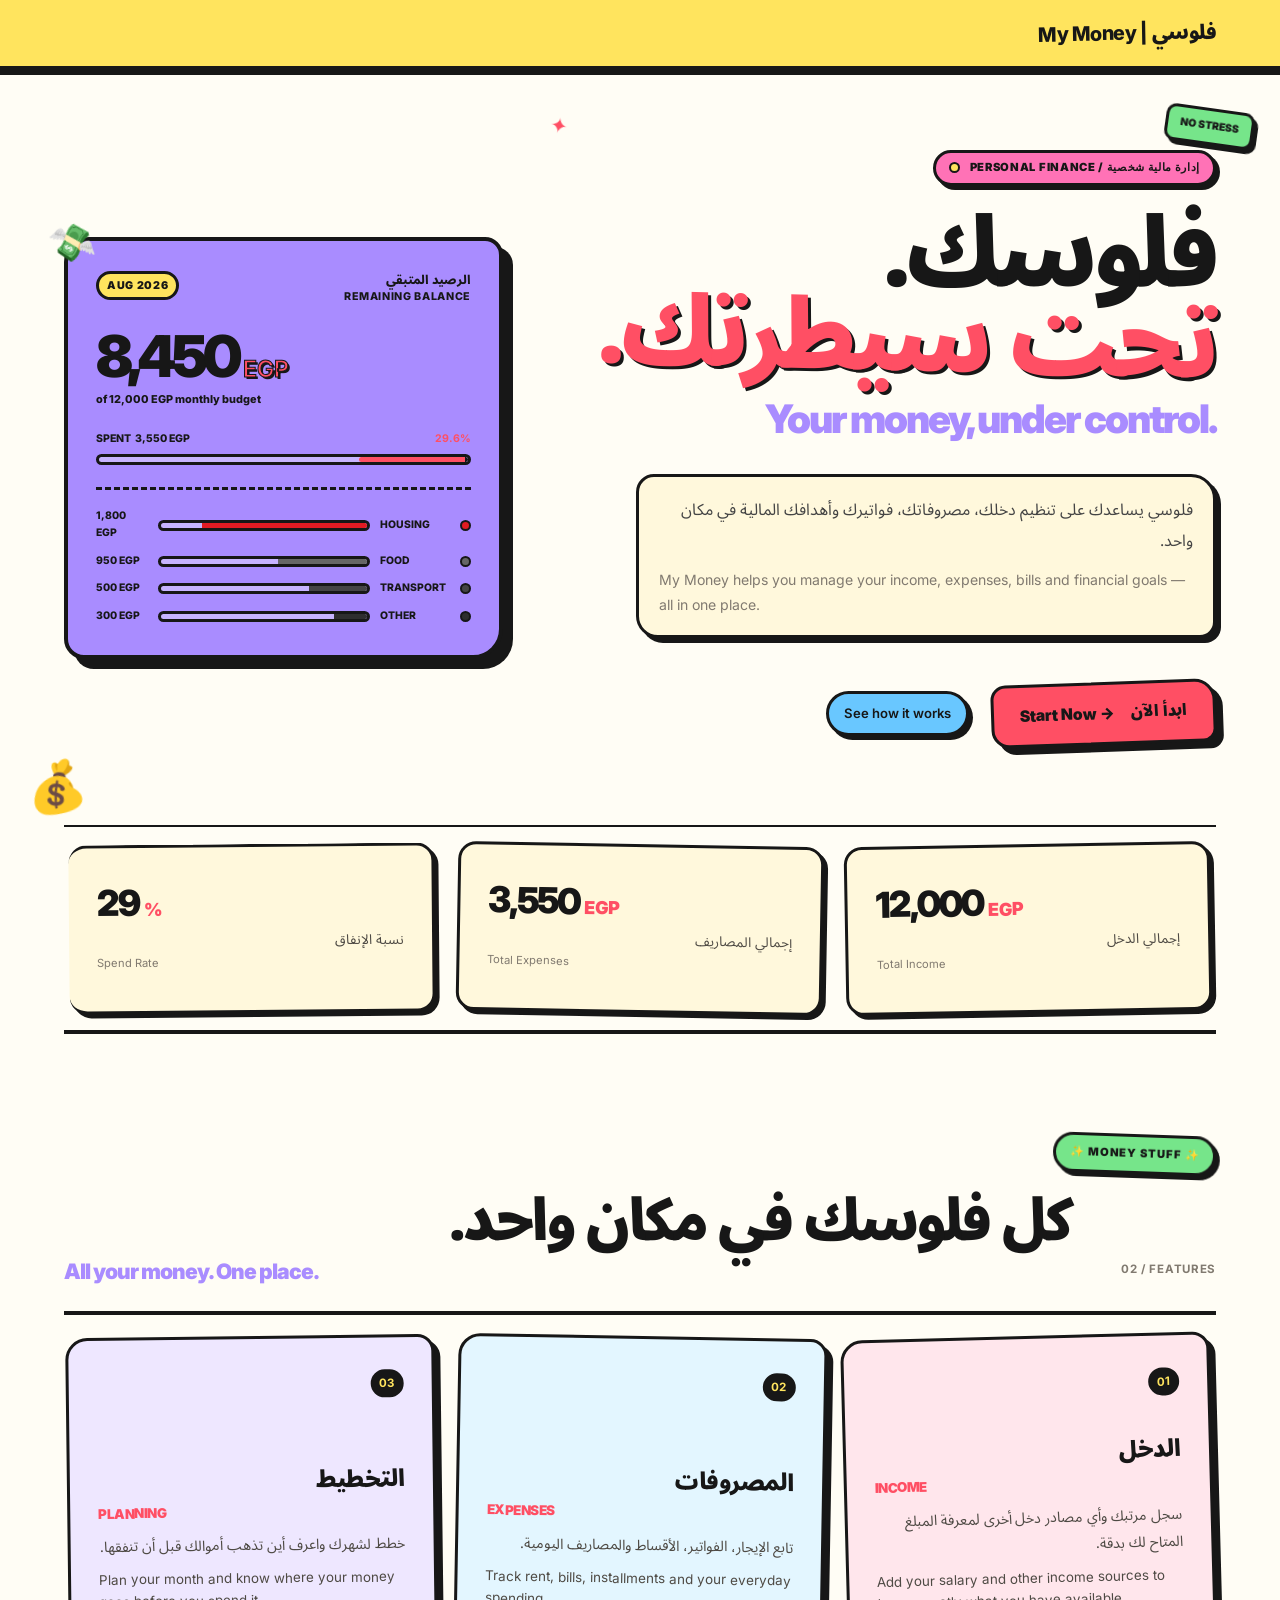
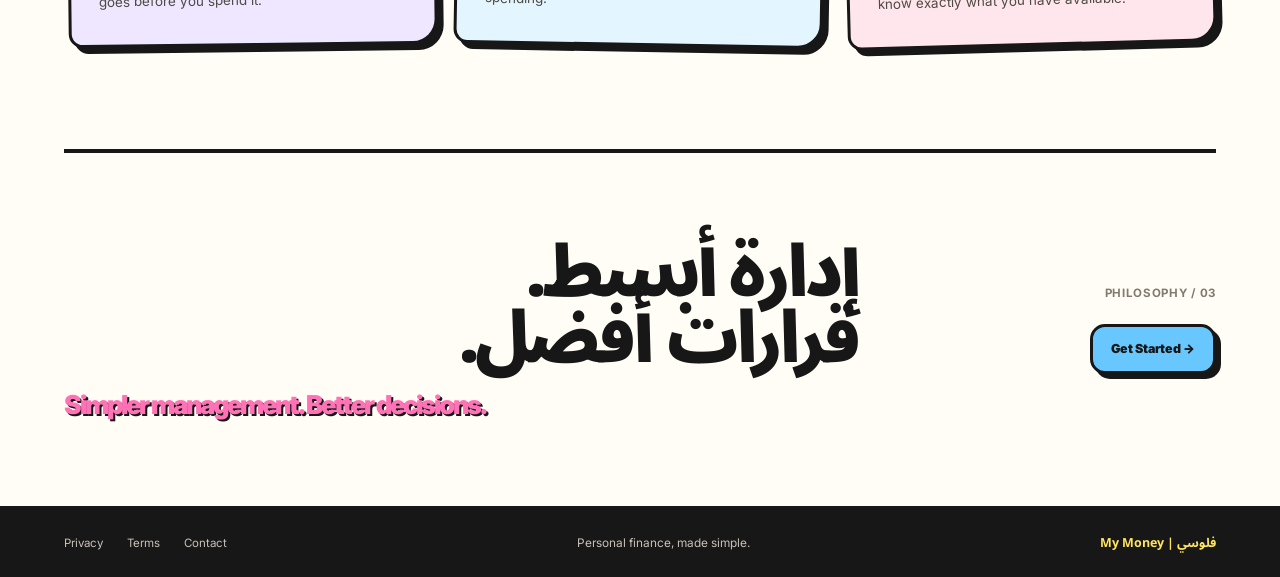
<file: Official_Web/index.html>
<!DOCTYPE html>
<html lang="ar" dir="rtl">

<head>
    <meta charset="UTF-8">
    <meta name="viewport" content="width=device-width, initial-scale=1.0">
    <title>فلوسي | My Money</title>

    <link rel="stylesheet" href="style.css">
</head>

<body>

    <!-- HEADER -->
    <header id="site-header">
        <h1 class="Brand_Name">فلوسي <span>| My Money</span></h1>
        <div class="Brand_Mark">ف</div>
    </header>


    <main>

        <!-- HERO -->
        <section class="Hero">

            <div class="Hero_Content">

                <div class="Eyebrow">PERSONAL FINANCE / إدارة مالية شخصية</div>

                <h2>
                    فلوسك.
                    <br>
                    <span class="Red">تحت سيطرتك.</span>
                    <span class="English">Your money, under control.</span>
                </h2>

                <p class="Hero_Text">
                    فلوسي يساعدك على تنظيم دخلك، مصروفاتك،
                    فواتيرك وأهدافك المالية في مكان واحد.
                    <span class="EN">
                        My Money helps you manage your income, expenses,
                        bills and financial goals — all in one place.
                    </span>
                </p>

                <div class="CTA_Wrap">
                    <a href="#" class="CTA">
                        ابدأ الآن
                        <span>Start Now →</span>
                    </a>
                    <a href="#" class="CTA_Ghost">See how it works</a>
                </div>

            </div>

            <!-- DASHBOARD CARD -->
            <div class="Money_Card">

                <div class="Card_Top">
                    <div class="Card_Label">
                        الرصيد المتبقي
                        <span>REMAINING BALANCE</span>
                    </div>
                    <div class="Card_Tag">AUG 2026</div>
                </div>

                <div>
                    <div class="Balance">
                        8,450 <span class="Currency">EGP</span>
                    </div>
                    <div class="Balance_Sub">of 12,000 EGP monthly budget</div>
                </div>

                <div class="Budget_Bar_Wrap">
                    <div class="Budget_Bar_Labels">
                        <span>SPENT &nbsp;3,550 EGP</span>
                        <span class="pct">29.6%</span>
                    </div>
                    <div class="Budget_Bar_Track">
                        <div class="Budget_Bar_Fill"></div>
                    </div>
                </div>

                <div class="Categories">

                    <div class="Cat_Row">
                        <div class="Cat_Dot" style="background:#e21b23;"></div>
                        <div class="Cat_Name">HOUSING</div>
                        <div class="Cat_Track">
                            <div class="Cat_Fill" style="background:#e21b23; --w:80%;"></div>
                        </div>
                        <div class="Cat_Amount">1,800 EGP</div>
                    </div>

                    <div class="Cat_Row">
                        <div class="Cat_Dot" style="background:#666;"></div>
                        <div class="Cat_Name">FOOD</div>
                        <div class="Cat_Track">
                            <div class="Cat_Fill" style="background:#666; --w:43%;"></div>
                        </div>
                        <div class="Cat_Amount">950 EGP</div>
                    </div>

                    <div class="Cat_Row">
                        <div class="Cat_Dot" style="background:#444;"></div>
                        <div class="Cat_Name">TRANSPORT</div>
                        <div class="Cat_Track">
                            <div class="Cat_Fill" style="background:#444; --w:28%;"></div>
                        </div>
                        <div class="Cat_Amount">500 EGP</div>
                    </div>

                    <div class="Cat_Row">
                        <div class="Cat_Dot" style="background:#2e2e2e;"></div>
                        <div class="Cat_Name">OTHER</div>
                        <div class="Cat_Track">
                            <div class="Cat_Fill" style="background:#2e2e2e; --w:16%;"></div>
                        </div>
                        <div class="Cat_Amount">300 EGP</div>
                    </div>

                </div>

            </div>

        </section>


        <!-- STATS STRIP -->
        <div class="Stats_Strip">

            <div class="Stat">
                <div class="Stat_Value">
                    <span class="js-counter" data-target="12000">12,000</span>
                    <span class="unit"> EGP</span>
                </div>
                <div class="Stat_Label">
                    إجمالي الدخل
                    <span class="en">Total Income</span>
                </div>
            </div>

            <div class="Stat">
                <div class="Stat_Value">
                    <span class="js-counter" data-target="3550">3,550</span>
                    <span class="unit"> EGP</span>
                </div>
                <div class="Stat_Label">
                    إجمالي المصاريف
                    <span class="en">Total Expenses</span>
                </div>
            </div>

            <div class="Stat">
                <div class="Stat_Value">
                    <span class="js-counter" data-target="29">29</span>
                    <span class="unit">%</span>
                </div>
                <div class="Stat_Label">
                    نسبة الإنفاق
                    <span class="en">Spend Rate</span>
                </div>
            </div>

        </div>


        <!-- FEATURES -->
        <section class="Features">

            <div class="Section_Title">
                <div class="Section_Number">02 / FEATURES</div>
                <h3>
                    كل فلوسك في مكان واحد.
                    <span class="English">All your money. One place.</span>
                </h3>
            </div>

            <div class="Feature_Grid">

                <article class="Feature">
                    <span class="Feature_Number">01</span>
                    <div>
                        <h4>الدخل <span class="English">INCOME</span></h4>
                        <p>
                            سجل مرتبك وأي مصادر دخل أخرى
                            لمعرفة المبلغ المتاح لك بدقة.
                            <span class="English">
                                Add your salary and other income sources
                                to know exactly what you have available.
                            </span>
                        </p>
                    </div>
                </article>

                <article class="Feature">
                    <span class="Feature_Number">02</span>
                    <div>
                        <h4>المصروفات <span class="English">EXPENSES</span></h4>
                        <p>
                            تابع الإيجار، الفواتير، الأقساط
                            والمصاريف اليومية.
                            <span class="English">
                                Track rent, bills, installments
                                and your everyday spending.
                            </span>
                        </p>
                    </div>
                </article>

                <article class="Feature">
                    <span class="Feature_Number">03</span>
                    <div>
                        <h4>التخطيط <span class="English">PLANNING</span></h4>
                        <p>
                            خطط لشهرك واعرف أين تذهب
                            أموالك قبل أن تنفقها.
                            <span class="English">
                                Plan your month and know where
                                your money goes before you spend it.
                            </span>
                        </p>
                    </div>
                </article>

            </div>

        </section>


        <!-- STATEMENT -->
        <section class="Statement">

            <div class="Statement_Side">
                <div class="Statement_Number">03 / PHILOSOPHY</div>
                <a href="#" class="Statement_CTA">Get Started →</a>
            </div>

            <h3>
                إدارة أبسط.
                <br>
                قرارات أفضل.
                <span class="English">Simpler management. Better decisions.</span>
            </h3>

        </section>

    </main>


    <!-- FOOTER -->
    <footer>
        <span class="Footer_Brand">فلوسي | My Money</span>
        <span class="Footer_Tagline">Personal finance, made simple.</span>
        <nav class="Footer_Links">
            <a href="#">Privacy</a>
            <a href="#">Terms</a>
            <a href="#">Contact</a>
        </nav>
    </footer>

    <script src="index.js"></script>

</body>
</html>
</file>
<file: Official_Web/style.css>
@import url('https://fonts.googleapis.com/css2?family=Inter:wght@400;500;600;700;800;900&family=Noto+Sans+Arabic:wght@400;500;600;700;800&display=swap');

        :root {
            --black:     #111111;
            --white:     #f7f7f5;
            --gray:      #d9d9d5;
            --mid:       #888;
            --dim:       #555;
            --red:       #e21b23;
        }

        * { margin: 0; padding: 0; box-sizing: border-box; }

        html { scroll-behavior: smooth; }

        body {
            background: var(--white);
            color: var(--black);
            font-family: "Noto Sans Arabic", "Inter", sans-serif;
            line-height: 1.6;
            overflow-x: hidden;
            opacity: 0;
            animation: pageFadeIn 0.5s 0.05s ease forwards;
        }

        @keyframes pageFadeIn { to { opacity: 1; } }

        @keyframes slideUp {
            from { opacity: 0; transform: translateY(22px); }
            to   { opacity: 1; transform: translateY(0); }
        }

        @keyframes slideLeft {
            from { opacity: 0; transform: translateX(22px); }
            to   { opacity: 1; transform: translateX(0); }
        }

        /* =====================
           HEADER
        ===================== */

        header {
            position: sticky;
            top: 0;
            z-index: 100;
            background: var(--white);
            min-height: 70px;
            padding: 0 5vw;
            border-bottom: 2px solid var(--black);
            display: flex;
            align-items: center;
            justify-content: space-between;
            transition: box-shadow 0.3s ease;
        }

        header.is-scrolled {
            box-shadow: 0 6px 40px rgba(0,0,0,0.07);
        }

        .Brand_Name {
            font-size: 1.25rem;
            font-weight: 800;
            letter-spacing: -0.5px;
        }

        .Brand_Name span {
            font-family: "Inter", sans-serif;
            font-weight: 500;
            color: var(--mid);
        }

        .Brand_Mark {
            width: 40px;
            height: 40px;
            background: var(--red);
            color: white;
            display: flex;
            align-items: center;
            justify-content: center;
            font-family: "Noto Sans Arabic", sans-serif;
            font-size: 1.1rem;
            font-weight: 800;
        }

        /* =====================
           MAIN
        ===================== */

        main {
            width: 90%;
            max-width: 1400px;
            margin: auto;
        }

        /* =====================
           HERO
        ===================== */

        .Hero {
            min-height: 80vh;
            display: grid;
            grid-template-columns: 1.45fr 1fr;
            gap: 6vw;
            align-items: center;
            border-bottom: 2px solid var(--black);
        }

        .Hero_Content {
            padding: 80px 0;
        }

        /* staggered entrance */
        .Hero_Content > * {
            opacity: 0;
            animation: slideUp 0.65s ease forwards;
        }
        .Eyebrow    { animation-delay: 0.15s; }
        .Hero h2    { animation-delay: 0.25s; }
        .Hero_Text  { animation-delay: 0.35s; }
        .CTA_Wrap   { animation-delay: 0.45s; }

        .Eyebrow {
            display: inline-flex;
            align-items: center;
            gap: 10px;
            border: 1.5px solid var(--black);
            padding: 6px 13px;
            margin-bottom: 28px;
            font-family: "Inter", sans-serif;
            font-size: 0.7rem;
            font-weight: 700;
            letter-spacing: 0.06em;
            direction: ltr;
            text-transform: uppercase;
        }

        .Eyebrow::before {
            content: "";
            width: 7px;
            height: 7px;
            background: var(--red);
            flex-shrink: 0;
        }

        .Hero h2 {
            font-size: clamp(3.4rem, 7.5vw, 7.5rem);
            line-height: 0.92;
            letter-spacing: -5px;
            font-weight: 800;
        }

        .Hero h2 .English {
            display: block;
            margin-top: 16px;
            font-family: "Inter", sans-serif;
            font-size: 0.41em;
            line-height: 1;
            letter-spacing: -2px;
            direction: ltr;
            text-align: right;
            color: var(--mid);
        }

        .Red { color: var(--red); }

        .Hero_Text {
            max-width: 580px;
            margin-top: 36px;
            font-size: 1rem;
            color: #444;
            line-height: 1.95;
        }

        .Hero_Text .EN {
            display: block;
            margin-top: 9px;
            font-family: "Inter", sans-serif;
            font-size: 0.88rem;
            line-height: 1.8;
            direction: ltr;
            color: var(--mid);
        }

        /* =====================
           CTA
        ===================== */

        .CTA_Wrap {
            display: flex;
            align-items: center;
            gap: 22px;
            margin-top: 44px;
            flex-wrap: wrap;
        }

        .CTA {
            display: inline-flex;
            align-items: center;
            gap: 16px;
            padding: 16px 26px;
            background: var(--black);
            color: white;
            text-decoration: none;
            font-weight: 700;
            font-size: 0.98rem;
            position: relative;
            overflow: hidden;
            transition: transform 0.2s ease;
        }

        .CTA::after {
            content: "";
            position: absolute;
            inset: 0;
            background: var(--red);
            transform: scaleX(0);
            transform-origin: left;
            transition: transform 0.3s cubic-bezier(0.4,0,0.2,1);
        }

        .CTA:hover::after  { transform: scaleX(1); }
        .CTA:hover         { transform: translateY(-2px); }

        .CTA > * { position: relative; z-index: 1; }

        .CTA span {
            font-family: "Inter", sans-serif;
            direction: ltr;
        }

        .CTA_Ghost {
            font-family: "Inter", sans-serif;
            font-size: 0.82rem;
            font-weight: 600;
            color: var(--dim);
            direction: ltr;
            text-decoration: none;
            border-bottom: 1px solid var(--gray);
            padding-bottom: 2px;
            transition: color 0.2s, border-color 0.2s;
        }

        .CTA_Ghost:hover { color: var(--black); border-color: var(--black); }

        /* =====================
           MONEY CARD
        ===================== */

        .Money_Card {
            background: var(--black);
            color: white;
            padding: 30px 28px;
            display: flex;
            flex-direction: column;
            gap: 22px;
            opacity: 0;
            animation: slideLeft 0.75s 0.55s ease forwards;
        }

        /* Card top row */
        .Card_Top {
            display: flex;
            justify-content: space-between;
            align-items: flex-start;
        }

        .Card_Label {
            font-size: 0.78rem;
            color: #777;
            line-height: 1.5;
        }

        .Card_Label span {
            display: block;
            font-family: "Inter", sans-serif;
            font-size: 0.67rem;
            letter-spacing: 0.06em;
            direction: ltr;
        }

        .Card_Tag {
            font-family: "Inter", sans-serif;
            font-size: 0.67rem;
            letter-spacing: 0.06em;
            color: #444;
            direction: ltr;
            border: 1px solid #2a2a2a;
            padding: 3px 8px;
        }

        /* Balance */
        .Balance {
            font-family: "Inter", sans-serif;
            font-size: clamp(2.6rem, 4.5vw, 4.2rem);
            font-weight: 800;
            letter-spacing: -4px;
            direction: ltr;
            line-height: 1;
        }

        .Balance .Currency {
            color: var(--red);
            font-size: 0.4em;
            letter-spacing: 0;
            font-weight: 600;
        }

        .Balance_Sub {
            font-family: "Inter", sans-serif;
            font-size: 0.68rem;
            color: #444;
            direction: ltr;
            margin-top: 6px;
        }

        /* Budget progress */
        .Budget_Bar_Wrap {
            display: flex;
            flex-direction: column;
            gap: 7px;
        }

        .Budget_Bar_Labels {
            display: flex;
            justify-content: space-between;
            font-family: "Inter", sans-serif;
            font-size: 0.66rem;
            color: #555;
            direction: ltr;
        }

        .Budget_Bar_Labels .pct { color: var(--red); font-weight: 700; }

        .Budget_Bar_Track {
            height: 2px;
            background: #1e1e1e;
            overflow: hidden;
        }

        .Budget_Bar_Fill {
            height: 100%;
            background: var(--red);
            width: 0;
            animation: budgetFill 1.1s 1s cubic-bezier(0.4,0,0.2,1) forwards;
        }

        @keyframes budgetFill { to { width: 29.6%; } }

        /* Category breakdown */
        .Categories {
            display: flex;
            flex-direction: column;
            gap: 11px;
            padding-top: 18px;
            border-top: 1px solid #1a1a1a;
        }

        .Cat_Row {
            display: flex;
            align-items: center;
            gap: 10px;
        }

        .Cat_Dot {
            width: 5px;
            height: 5px;
            border-radius: 50%;
            flex-shrink: 0;
        }

        .Cat_Name {
            font-family: "Inter", sans-serif;
            font-size: 0.65rem;
            color: #555;
            direction: ltr;
            width: 70px;
            flex-shrink: 0;
        }

        .Cat_Track {
            flex: 1;
            height: 2px;
            background: #1a1a1a;
            overflow: hidden;
        }

        .Cat_Fill {
            height: 100%;
            width: 0;
            animation: catFill 0.9s ease forwards;
        }

        .Cat_Row:nth-child(1) .Cat_Fill { animation-delay: 1.15s; }
        .Cat_Row:nth-child(2) .Cat_Fill { animation-delay: 1.28s; }
        .Cat_Row:nth-child(3) .Cat_Fill { animation-delay: 1.41s; }
        .Cat_Row:nth-child(4) .Cat_Fill { animation-delay: 1.54s; }

        @keyframes catFill { to { width: var(--w); } }

        .Cat_Amount {
            font-family: "Inter", sans-serif;
            font-size: 0.65rem;
            color: #444;
            direction: ltr;
            text-align: left;
            width: 52px;
            flex-shrink: 0;
        }

        /* =====================
           STATS STRIP
        ===================== */

        .Stats_Strip {
            display: grid;
            grid-template-columns: repeat(3, 1fr);
            border-bottom: 2px solid var(--black);
        }

        .Stat {
            padding: 38px 28px;
            border-left: 1px solid var(--gray);
        }

        .Stat:last-child { border-left: none; }

        .Stat_Value {
            font-family: "Inter", sans-serif;
            font-size: clamp(1.9rem, 2.8vw, 2.8rem);
            font-weight: 800;
            letter-spacing: -2px;
            direction: ltr;
            line-height: 1;
        }

        .Stat_Value .unit {
            color: var(--red);
            font-size: 0.5em;
            font-weight: 600;
            letter-spacing: 0;
        }

        .Stat_Label {
            margin-top: 9px;
            font-size: 0.85rem;
            color: var(--dim);
        }

        .Stat_Label .en {
            display: block;
            font-family: "Inter", sans-serif;
            font-size: 0.7rem;
            direction: ltr;
            color: var(--mid);
            margin-top: 2px;
        }

        /* =====================
           FEATURES
        ===================== */

        .Features {
            padding: 100px 0;
        }

        .Section_Title {
            display: grid;
            grid-template-columns: auto 1fr;
            align-items: end;
            gap: 50px;
            padding-bottom: 28px;
            border-bottom: 2px solid var(--black);
        }

        .Section_Number {
            font-family: "Inter", sans-serif;
            font-size: 0.72rem;
            font-weight: 700;
            color: var(--mid);
            direction: ltr;
            letter-spacing: 0.06em;
            padding-bottom: 4px;
        }

        .Section_Title h3 {
            font-size: clamp(2.2rem, 4.5vw, 4rem);
            line-height: 1;
            letter-spacing: -3px;
        }

        .Section_Title h3 .English {
            display: block;
            margin-top: 10px;
            font-family: "Inter", sans-serif;
            font-size: 0.37em;
            color: var(--mid);
            letter-spacing: -1px;
            direction: ltr;
        }

        /* Feature Grid */
        .Feature_Grid {
            display: grid;
            grid-template-columns: repeat(3, 1fr);
        }

        .Feature {
            min-height: 290px;
            padding: 32px 28px;
            border-left: 1px solid var(--black);
            display: flex;
            flex-direction: column;
            justify-content: space-between;
            position: relative;
            cursor: default;
            transition: background 0.25s ease, color 0.25s ease;
        }

        /* Red underline slides in on hover */
        .Feature::after {
            content: "";
            position: absolute;
            bottom: 0; left: 0; right: 0;
            height: 3px;
            background: var(--red);
            transform: scaleX(0);
            transform-origin: right;
            transition: transform 0.3s cubic-bezier(0.4,0,0.2,1);
        }

        .Feature:last-child { border-left: none; }

        .Feature:hover { background: var(--black); color: white; }
        .Feature:hover::after { transform: scaleX(1); }

        .Feature_Number {
            font-family: "Inter", sans-serif;
            font-size: 0.72rem;
            font-weight: 700;
            color: var(--mid);
            direction: ltr;
            transition: color 0.25s;
        }

        .Feature:hover .Feature_Number { color: #444; }

        .Feature h4 {
            font-size: 1.45rem;
            font-weight: 700;
            letter-spacing: -0.5px;
            margin-bottom: 9px;
        }

        .Feature h4 .English {
            display: block;
            font-family: "Inter", sans-serif;
            font-size: 0.58em;
            color: var(--mid);
            font-weight: 600;
            direction: ltr;
            margin-top: 3px;
            transition: color 0.25s;
        }

        .Feature:hover h4 .English { color: #555; }

        .Feature p {
            font-size: 0.9rem;
            color: var(--dim);
            line-height: 1.9;
            transition: color 0.25s;
        }

        .Feature:hover p { color: #aaa; }

        .Feature p .English {
            display: block;
            margin-top: 7px;
            font-family: "Inter", sans-serif;
            font-size: 0.84rem;
            direction: ltr;
            line-height: 1.65;
            transition: color 0.25s;
        }

        .Feature:hover p .English { color: #666; }

        /* =====================
           STATEMENT
        ===================== */

        .Statement {
            border-top: 2px solid var(--black);
            padding: 88px 0;
            display: grid;
            grid-template-columns: 1fr 2.5fr;
            gap: 40px;
            align-items: center;
        }

        .Statement_Side {
            display: flex;
            flex-direction: column;
            gap: 22px;
        }

        .Statement_Number {
            font-family: "Inter", sans-serif;
            font-size: 0.72rem;
            font-weight: 700;
            color: var(--mid);
            letter-spacing: 0.06em;
        }

        .Statement_CTA {
            display: inline-flex;
            align-items: center;
            gap: 10px;
            padding: 12px 18px;
            border: 2px solid var(--black);
            font-family: "Inter", sans-serif;
            font-size: 0.78rem;
            font-weight: 700;
            direction: ltr;
            text-decoration: none;
            color: var(--black);
            width: fit-content;
            transition: background 0.2s, color 0.2s;
        }

        .Statement_CTA:hover { background: var(--black); color: white; }

        .Statement h3 {
            font-size: clamp(2.6rem, 5.5vw, 5.5rem);
            line-height: 0.94;
            letter-spacing: -4px;
        }

        .Statement h3 .English {
            display: block;
            margin-top: 20px;
            font-family: "Inter", sans-serif;
            font-size: 0.37em;
            color: var(--red);
            letter-spacing: -2px;
            direction: ltr;
        }

        /* =====================
           FOOTER
        ===================== */

        footer {
            border-top: 2px solid var(--black);
            padding: 24px 5vw;
            display: flex;
            align-items: center;
            justify-content: space-between;
            font-size: 0.78rem;
        }

        .Footer_Brand {
            font-weight: 700;
        }

        .Footer_Tagline {
            font-family: "Inter", sans-serif;
            direction: ltr;
            color: var(--mid);
            font-size: 0.74rem;
        }

        .Footer_Links {
            display: flex;
            gap: 24px;
            font-family: "Inter", sans-serif;
            font-size: 0.72rem;
            direction: ltr;
        }

        .Footer_Links a {
            color: var(--mid);
            text-decoration: none;
            transition: color 0.2s;
        }

        .Footer_Links a:hover { color: var(--black); }


        /* =========================================================
           SWISS × HAND-DRAWN × FLAT STYLE
           ========================================================= */

        :root {
            --black: #151515;
            --white: #f6f1e8;
            --paper: #fffaf0;
            --gray: #d8d0c2;
            --mid: #817a70;
            --dim: #4e4a44;
            --red: #ff4d3d;
            --yellow: #ffd84d;
            --blue: #5b8cff;
            --green: #59b87b;
            --shadow: 5px 5px 0 var(--black);
        }

        body {
            background:
                radial-gradient(rgba(21,21,21,.055) .7px, transparent .7px),
                var(--white);
            background-size: 7px 7px;
        }

        header {
            background: var(--paper);
            border-bottom: 3px solid var(--black);
            box-shadow: none;
        }

        .Brand_Name {
            font-weight: 900;
        }

        .Brand_Mark {
            width: 42px;
            height: 42px;
            background: var(--red);
            border: 2px solid var(--black);
            box-shadow: 3px 3px 0 var(--black);
            transform: rotate(-2deg);
        }

        .Eyebrow {
            background: var(--yellow);
            border: 2px solid var(--black);
            box-shadow: 3px 3px 0 var(--black);
            transform: rotate(-1.2deg);
        }

        .Eyebrow::before {
            background: var(--red);
            border: 1px solid var(--black);
            border-radius: 50%;
        }

        .Hero h2 {
            font-weight: 900;
            letter-spacing: -4px;
        }

        .Hero h2 .Red {
            text-decoration: underline;
            text-decoration-thickness: 5px;
            text-underline-offset: 7px;
            text-decoration-color: var(--red);
        }

        .CTA {
            background: var(--red);
            color: var(--black);
            border: 2px solid var(--black);
            box-shadow: var(--shadow);
            transform: rotate(-1deg);
            font-weight: 900;
        }

        .CTA::after {
            background: var(--yellow);
        }

        .CTA:hover {
            transform: translate(-2px, -2px) rotate(-1deg);
            box-shadow: 7px 7px 0 var(--black);
        }

        .CTA_Ghost {
            border-bottom: 2px solid var(--black);
            color: var(--black);
        }

        .Money_Card {
            background: var(--blue);
            color: var(--black);
            border: 3px solid var(--black);
            box-shadow: 8px 8px 0 var(--black);
            transform: rotate(1.2deg);
        }

        .Card_Label,
        .Card_Label span,
        .Card_Tag,
        .Balance_Sub,
        .Budget_Bar_Labels,
        .Cat_Name,
        .Cat_Amount {
            color: var(--black);
        }

        .Card_Tag {
            border: 2px solid var(--black);
            background: var(--paper);
            font-weight: 800;
        }

        .Balance {
            color: var(--black);
            font-weight: 900;
        }

        .Balance .Currency {
            color: var(--red);
            -webkit-text-stroke: .4px var(--black);
        }

        .Budget_Bar_Track,
        .Cat_Track {
            background: rgba(21,21,21,.18);
            border: 1px solid var(--black);
            height: 8px;
        }

        .Budget_Bar_Fill {
            background: var(--red);
            border-right: 2px solid var(--black);
        }

        .Categories {
            border-top: 2px dashed rgba(21,21,21,.45);
        }

        .Cat_Dot {
            border: 1px solid var(--black);
        }

        .Stats_Strip {
            border-bottom: 3px solid var(--black);
        }

        .Stat {
            background: var(--paper);
            border-left: 2px solid var(--black);
        }

        .Stat_Value {
            font-weight: 900;
        }

        .Stat_Value .unit {
            color: var(--red);
            font-weight: 900;
        }

        .Section_Title {
            border-bottom: 3px solid var(--black);
        }

        .Section_Title h3 {
            font-weight: 900;
        }

        .Feature {
            background: var(--paper);
            border-left: 2px solid var(--black);
            min-height: 300px;
        }

        .Feature:nth-child(1) {
            transform: rotate(-.6deg);
        }

        .Feature:nth-child(2) {
            transform: rotate(.35deg);
        }

        .Feature:nth-child(3) {
            transform: rotate(-.45deg);
        }

        .Feature::after {
            height: 7px;
            background: var(--red);
        }

        .Feature:hover {
            background: var(--yellow);
            color: var(--black);
            box-shadow: 6px 6px 0 var(--black);
            z-index: 2;
        }

        .Feature:hover p,
        .Feature:hover .Feature_Number,
        .Feature:hover h4 .English,
        .Feature:hover p .English {
            color: var(--black);
        }

        .Statement {
            border-top: 3px solid var(--black);
        }

        .Statement_CTA {
            background: var(--yellow);
            border: 2px solid var(--black);
            box-shadow: 4px 4px 0 var(--black);
            font-weight: 900;
        }

        .Statement_CTA:hover {
            background: var(--red);
            color: var(--black);
            box-shadow: 6px 6px 0 var(--black);
        }

        .Statement h3 {
            font-weight: 900;
        }

        footer {
            background: var(--black);
            color: var(--paper);
            border-top: 3px solid var(--black);
        }

        .Footer_Tagline,
        .Footer_Links a {
            color: #c8c1b6;
        }

        /* Little hand-drawn imperfections */
        .Hero_Content,
        .Section_Title,
        .Statement {
            position: relative;
        }

        .Hero_Content::after {
            content: "✦";
            position: absolute;
            top: 40px;
            left: -30px;
            font-size: 1.3rem;
            color: var(--red);
            transform: rotate(12deg);
        }

        .Features::before {
            content: "ORGANIZE • PLAN • SAVE";
            display: block;
            width: fit-content;
            margin: 0 0 18px auto;
            padding: 5px 10px;
            border: 2px solid var(--black);
            background: var(--yellow);
            font-family: "Inter", sans-serif;
            font-size: .65rem;
            font-weight: 900;
            letter-spacing: .08em;
            direction: ltr;
            transform: rotate(1.5deg);
            box-shadow: 3px 3px 0 var(--black);
        }

        @media (max-width: 900px) {
            .Money_Card {
                transform: rotate(0);
            }

            .Feature:nth-child(1),
            .Feature:nth-child(2),
            .Feature:nth-child(3) {
                transform: none;
            }

            .Hero_Content::after {
                display: none;
            }

            .Feature {
                box-shadow: 3px 3px 0 var(--black);
            }
        }


/* ===== FUNKY + FUNNY MODE ===== */
:root{
 --black:#171717;--white:#fffdf5;--paper:#fff8dc;
 --red:#ff4f64;--pink:#ff72b6;--yellow:#ffe45e;--blue:#69c7ff;
 --green:#76e58a;--purple:#a98cff;--shadow:7px 7px 0 var(--black);
}
body{
 background:radial-gradient(circle at 10% 15%,rgba(255,114,182,.16) 0 35px,transparent 36px),
 radial-gradient(circle at 88% 25%,rgba(105,199,255,.18) 0 45px,transparent 46px),var(--white);
}
header{background:var(--yellow);border-bottom:4px solid var(--black);box-shadow:0 5px 0 var(--black)}
.Brand_Name{font-weight:900;transform:rotate(-1deg)}
.Brand_Name span{color:var(--black);font-weight:800}
.Brand_Mark{display:none}
.Eyebrow{background:var(--pink);border:3px solid var(--black);border-radius:999px;box-shadow:4px 4px 0 var(--black);transform:rotate(-2deg);font-weight:900}
.Eyebrow::before{background:var(--yellow);border:2px solid var(--black);border-radius:50%}
.Hero h2{font-weight:900;letter-spacing:-5px;line-height:.88;transform:rotate(-1deg)}
.Hero h2 .Red{color:var(--red);text-shadow:3px 3px 0 var(--black);text-decoration:none;display:inline-block;transform:rotate(1.5deg)}
.Hero h2 .English{color:var(--purple);font-weight:900}
.Hero_Text{background:var(--paper);border:3px solid var(--black);border-radius:18px 25px 16px 22px;padding:18px 20px;box-shadow:5px 5px 0 var(--black)}
.CTA{background:var(--red);color:var(--black);border:3px solid var(--black);border-radius:15px 21px 13px 18px;box-shadow:var(--shadow);font-weight:900;transform:rotate(-2deg)}
.CTA::after{background:var(--green)}
.CTA:hover{transform:translate(-2px,-3px) rotate(1deg);box-shadow:10px 10px 0 var(--black)}
.CTA_Ghost{background:var(--blue);color:var(--black);border:3px solid var(--black);border-radius:999px;padding:9px 15px;box-shadow:4px 4px 0 var(--black)}
.Money_Card{background:var(--purple);color:var(--black);border:4px solid var(--black);border-radius:25px 18px 30px 20px;box-shadow:10px 10px 0 var(--black);transform:rotate(2deg)}
.Money_Card::before{content:"💸";position:absolute;top:-25px;left:-18px;font-size:2.2rem;transform:rotate(-15deg)}
.Card_Tag{background:var(--yellow);color:var(--black);border:3px solid var(--black);border-radius:999px;font-weight:900}
.Card_Label,.Card_Label span,.Balance_Sub,.Budget_Bar_Labels,.Cat_Name,.Cat_Amount{color:var(--black);font-weight:800}
.Balance{font-weight:900;letter-spacing:-5px}
.Balance .Currency{color:var(--red);-webkit-text-stroke:1px var(--black);text-shadow:2px 2px 0 var(--black)}
.Budget_Bar_Track,.Cat_Track{height:11px;background:rgba(255,255,255,.35);border:3px solid var(--black);border-radius:999px}
.Budget_Bar_Fill{background:var(--red);border-radius:999px;border-right:3px solid var(--black)}
.Categories{border-top:3px dashed var(--black)}
.Cat_Dot{width:11px;height:11px;border:2px solid var(--black)}
.Stats_Strip{border-bottom:4px solid var(--black);gap:12px;padding:12px 0}
.Stat{background:var(--paper);border:3px solid var(--black);border-radius:18px;margin:5px;box-shadow:4px 4px 0 var(--black)}
.Stat:nth-child(1){transform:rotate(-1deg)}.Stat:nth-child(2){transform:rotate(1deg)}.Stat:nth-child(3){transform:rotate(-.5deg)}
.Stat_Value{font-weight:900}.Stat_Value .unit{color:var(--red);font-weight:900}
.Features::before{content:"✨ MONEY STUFF ✨";display:block;width:fit-content;margin:0 0 20px auto;padding:8px 14px;background:var(--green);border:3px solid var(--black);border-radius:999px;box-shadow:4px 4px 0 var(--black);font-family:Inter,sans-serif;font-size:.7rem;font-weight:900;direction:ltr;transform:rotate(2deg)}
.Section_Title{border-bottom:4px solid var(--black)}
.Section_Title h3{font-weight:900}.Section_Title h3 .English{color:var(--purple);font-weight:900}
.Feature_Grid{gap:14px;padding-top:18px}
.Feature{background:var(--paper);border:3px solid var(--black)!important;border-radius:22px 17px 25px 14px;box-shadow:6px 6px 0 var(--black);min-height:310px;margin:3px}
.Feature:nth-child(1){background:#ffe6ec;transform:rotate(-1.5deg)}
.Feature:nth-child(2){background:#e3f6ff;transform:rotate(1deg)}
.Feature:nth-child(3){background:#eee7ff;transform:rotate(-.7deg)}
.Feature:hover{background:var(--yellow);color:var(--black);transform:translateY(-8px) rotate(0deg)!important;box-shadow:10px 10px 0 var(--black)}
.Feature::after{height:8px;background:var(--red);border-radius:999px}
.Feature_Number{background:var(--black);color:var(--yellow);padding:5px 9px;border-radius:999px;width:fit-content}
.Feature h4{font-weight:900}.Feature h4 .English{color:var(--red);font-weight:900}
.Statement{border-top:4px solid var(--black)}.Statement h3{font-weight:900}
.Statement h3 .English{color:var(--pink);text-shadow:2px 2px 0 var(--black)}
.Statement_CTA{background:var(--blue);border:3px solid var(--black);border-radius:15px;box-shadow:5px 5px 0 var(--black);font-weight:900}
.Statement_CTA:hover{background:var(--green);color:var(--black);box-shadow:8px 8px 0 var(--black)}
footer{background:var(--black);color:var(--yellow);border-top:4px solid var(--black)}
.Hero::before{content:"NO STRESS";position:absolute;right:2%;top:12%;padding:7px 12px;background:var(--green);border:3px solid var(--black);border-radius:10px;box-shadow:4px 4px 0 var(--black);font-family:Inter,sans-serif;font-size:.65rem;font-weight:900;direction:ltr;transform:rotate(8deg)}
.Hero::after{content:"💰";position:absolute;left:2%;bottom:8%;font-size:3rem;transform:rotate(-12deg)}
@media(max-width:900px){.Hero::before,.Hero::after{display:none}.Money_Card{transform:rotate(0)}.Feature:nth-child(1),.Feature:nth-child(2),.Feature:nth-child(3){transform:none}}

        /* =====================
           RESPONSIVE
        ===================== */

        @media (max-width: 900px) {
            header { padding: 0 5%; }

            .Hero {
                grid-template-columns: 1fr;
                gap: 36px;
                padding-bottom: 60px;
            }

            .Hero_Content { padding: 55px 0 0; }

            .Money_Card {
                animation-name: pageFadeIn;
            }

            .Stats_Strip { grid-template-columns: 1fr; }

            .Stat {
                border-left: none;
                border-bottom: 1px solid var(--gray);
            }

            .Stat:last-child { border-bottom: none; }

            .Section_Title {
                grid-template-columns: 1fr;
                gap: 14px;
            }

            .Feature_Grid { grid-template-columns: 1fr; }

            .Feature,
            .Feature:last-child {
                border-left: none;
                border-top: 1px solid var(--black);
            }

            .Statement {
                grid-template-columns: 1fr;
                gap: 28px;
            }

            footer {
                flex-direction: column;
                gap: 14px;
                text-align: center;
            }

            .Footer_Links { justify-content: center; }
        }

        @media (prefers-reduced-motion: reduce) {
            *, *::before, *::after {
                animation-duration: 0.01ms !important;
                transition-duration: 0.01ms !important;
            }
        }
</file>
